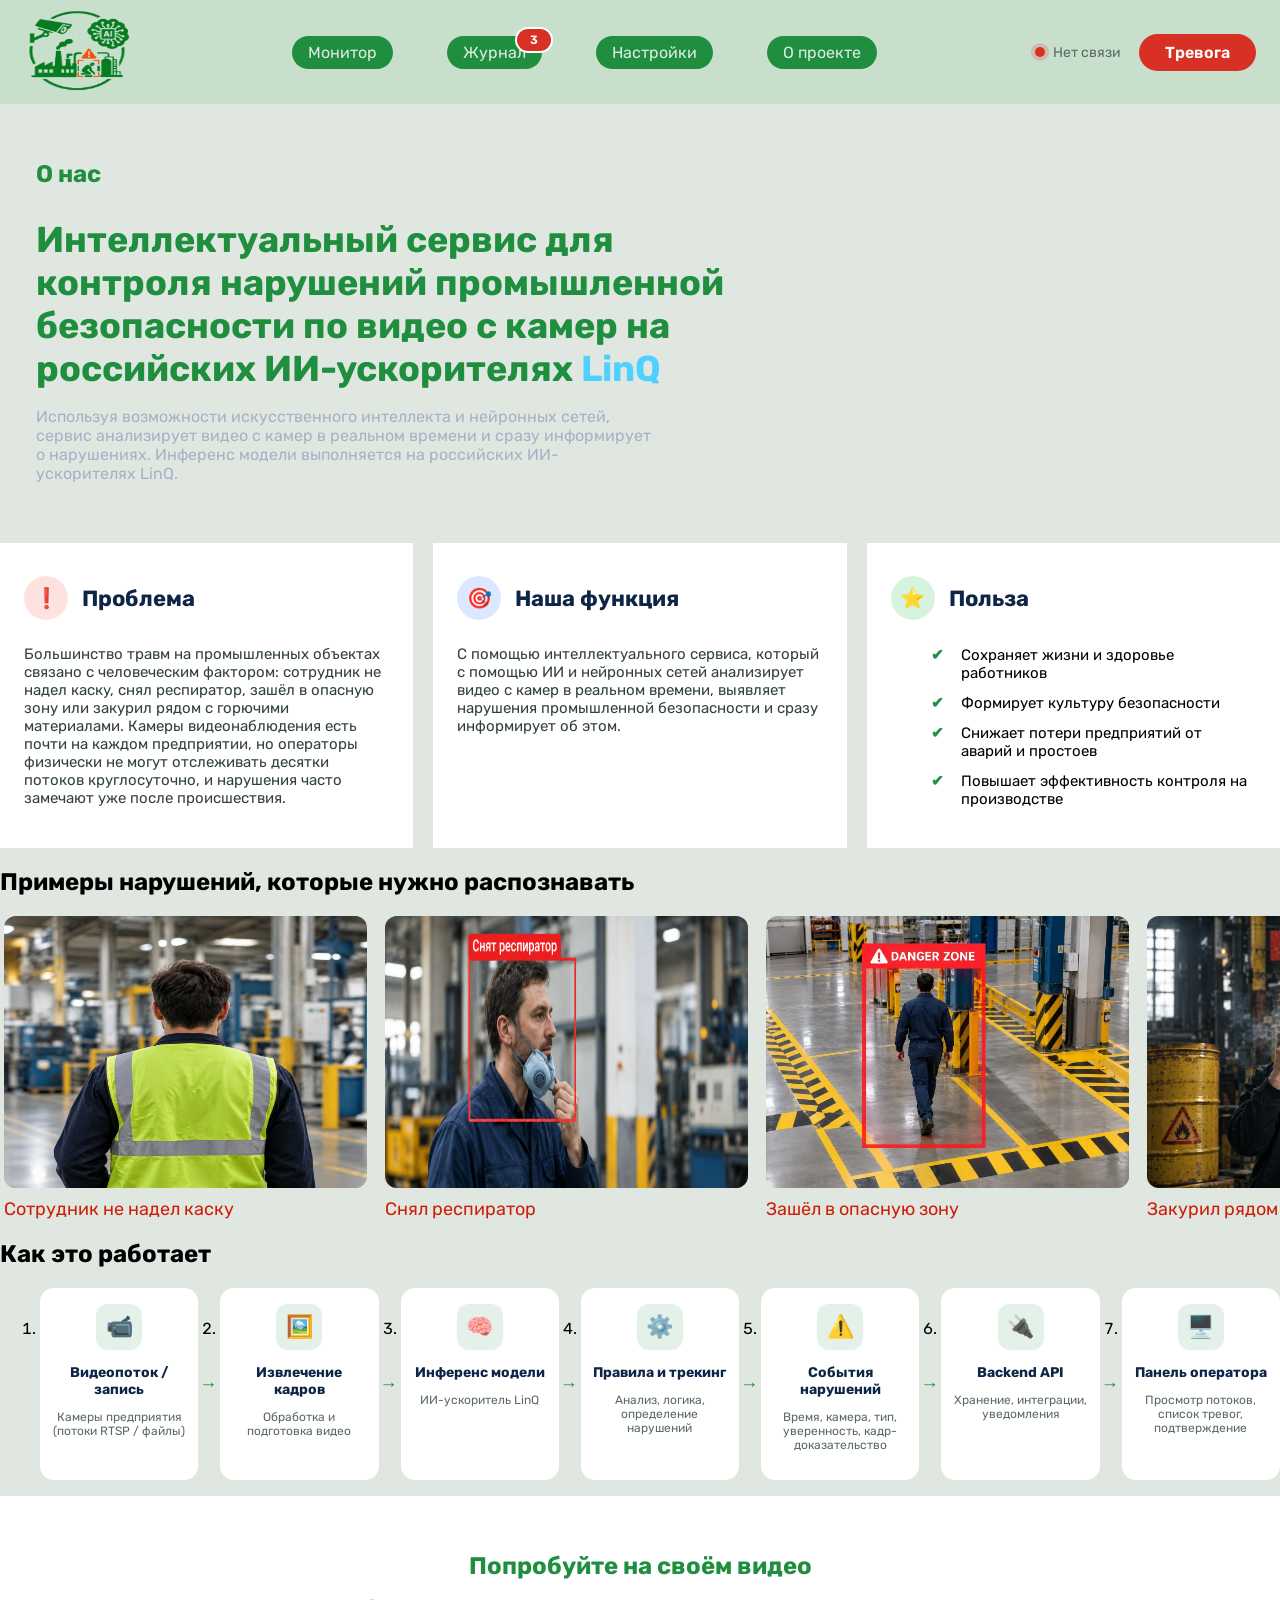
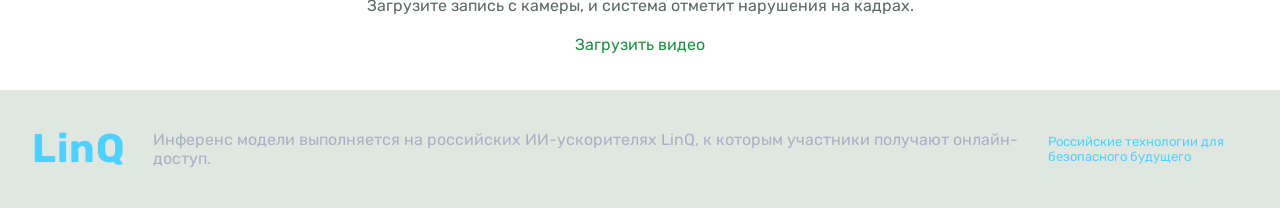
<file: html/index.html>
<!DOCTYPE html>
<html lang="ru">
    <head>
        <link rel="stylesheet" href="../css/common.css">
        <link rel="stylesheet" href="../css/stl_index.css">
        <meta charset="UTF-8">
        <title>SafeSight</title>
    </head>
    <body>
        <header class="header">
            <a href="../html/index.html" class="logo_link">
                <img src="../img/5370939230688845784.png" width="130" height="100" alt="На главную" class="logo">
            </a>

            <nav class="header_nav">
                <ul class="ul_nav">
                    <li><a href="../html/monitor.html" aria-current="page">Монитор</a></li>
                    <li><a href="../html/journal.html">Журнал</a></li>
                    <li><a href="../html/settings.html">Настройки</a></li>
                    <li><a href="../html/index.html">О проекте</a></li>
                </ul>
            </nav>

            <div class="header_right">
                <span class="status status_online" id="connection">
                    <span class="status_dot"></span>
                    <span class="status_text">Онлайн</span>
                </span>
                <button type="button" class="btn_alarm" id="alarm-btn">Тревога</button>
            </div>
        </header>
        <script src="../js/store.js"></script>
        <script src="../js/common.js"></script>
        <script src="../js/settings.js"></script>
    </body>
    <main class="container">
 
            <!-- HERO -->
            <section class="hero">
                <div class="hero_text">
                    <span class="about"><h2>О нас</h2></span>
                    <h1>
                        Интеллектуальный сервис для контроля нарушений
                        промышленной безопасности по видео с камер на российских
                        ИИ-ускорителях <span class="accent">LinQ</span>
                    </h1>
                    <p>
                        Используя возможности искусственного интеллекта и нейронных сетей,
                        сервис анализирует видео с камер в реальном времени и сразу
                        информирует о нарушениях. Инференс модели выполняется на российских
                        ИИ-ускорителях LinQ.
                    </p>
                </div>

            </section>
 
            <!-- ПРОБЛЕМА / ЦЕЛЬ / ПОЛЬЗА -->
            <section class="cards">
                <article class="card">
                    <div class="card_head">
                        <span class="icon icon_red">❗</span>
                        <h2>Проблема</h2>
                    </div>
                    <p>
                        Большинство травм на промышленных объектах связано с человеческим
                        фактором: сотрудник не надел каску, снял респиратор, зашёл в опасную
                        зону или закурил рядом с горючими материалами. Камеры видеонаблюдения
                        есть почти на каждом предприятии, но операторы физически не могут
                        отслеживать десятки потоков круглосуточно, и нарушения часто замечают
                        уже после происшествия.
                    </p>
                </article>
 
                <article class="card">
                    <div class="card_head">
                        <span class="icon icon_blue">🎯</span>
                        <h2>Наша функция</h2>
                    </div>
                    <p>
                        С помощью интеллектуального сервиса, который с помощью ИИ и нейронных
                        сетей анализирует видео с камер в реальном времени, выявляет нарушения
                        промышленной безопасности и сразу информирует об этом.
                    </p>
                </article>
 
                <article class="card">
                    <div class="card_head">
                        <span class="icon icon_green">⭐</span>
                        <h2>Польза</h2>
                    </div>
                    <ul class="check_list">
                        <li>Сохраняет жизни и здоровье работников</li>
                        <li>Формирует культуру безопасности</li>
                        <li>Снижает потери предприятий от аварий и простоев</li>
                        <li>Повышает эффективность контроля на производстве</li>
                    </ul>
                </article>
            </section>
 
            <!-- ПРИМЕРЫ НАРУШЕНИЙ -->
            <section class="panel">
                <h2 class="section_title">Примеры нарушений, которые нужно распознавать</h2>
                <div class="examples">
 
                    <figure class="example">

                       <div class="photo">
                            <img src="../img/example 1.png" alt="Сотрудник без каски на производстве" loading="lazy" width="363px" height="272px">
                            <div class="box" style="left: 30%; top: 15%; width: 30%; height: 70%;">
                            </div>
                       </div>
                        <figcaption>Сотрудник не надел каску</figcaption>
                    </figure>
 
                    <figure class="example">
                        <div class="photo">
                            <img src="../img/example 2.png" alt="Сотрудник снял распиратор" loading="lazy" width="363px" height="272px">
                            <div class="box" style="left: 30%; top: 15%; width: 30%; height: 70%;">
                            </div>
                       </div>
                        <figcaption>Снял респиратор</figcaption>
                    </figure>
 
                    <figure class="example">
                        <div class="photo">
                            <img src="../img/example 3.jpg" alt="Сотрудник зашел в опасную зону" loading="lazy" width="363px" height="272px">
                            <div class="box" style="left: 30%; top: 15%; width: 30%; height: 70%;">
                            </div>
                       </div>
                        <figcaption>Зашёл в опасную зону</figcaption>
                    </figure>
 
                    <figure class="example">
                        <div class="photo">
                            <img src="../img/example 4.jpg" alt="Сотрудник закурил рядом с горючими материалами" loading="lazy" width="363px" height="272px">
                            <div class="box" style="left: 30%; top: 15%; width: 30%; height: 70%;">
                            </div>
                       </div>
                        <figcaption>Закурил рядом с горючими материалами</figcaption>
                    </figure>
 
                </div>
            </section>
 
            <!-- КАК ЭТО РАБОТАЕТ -->
            <section class="panel" id="how">
                <h2 class="section_title">Как это работает</h2>
                <ol class="steps">
                    <li class="step">
                        <span class="step_icon">📹</span>
                        <h3>Видеопоток / запись</h3>
                        <p>Камеры предприятия (потоки RTSP / файлы)</p>
                    </li>
                    <li class="step">
                        <span class="step_icon">🖼️</span>
                        <h3>Извлечение кадров</h3>
                        <p>Обработка и подготовка видео</p>
                    </li>
                    <li class="step">
                        <span class="step_icon">🧠</span>
                        <h3>Инференс модели</h3>
                        <p>ИИ-ускоритель LinQ</p>
                    </li>
                    <li class="step">
                        <span class="step_icon">⚙️</span>
                        <h3>Правила и трекинг</h3>
                        <p>Анализ, логика, определение нарушений</p>
                    </li>
                    <li class="step">
                        <span class="step_icon">⚠️</span>
                        <h3>События нарушений</h3>
                        <p>Время, камера, тип, уверенность, кадр-доказательство</p>
                    </li>
                    <li class="step">
                        <span class="step_icon">🔌</span>
                        <h3>Backend API</h3>
                        <p>Хранение, интеграции, уведомления</p>
                    </li>
                    <li class="step">
                        <span class="step_icon">🖥️</span>
                        <h3>Панель оператора</h3>
                        <p>Просмотр потоков, список тревог, подтверждение</p>
                    </li>
                </ol>
            </section>
 
            <section class="cta">
                <h2>Попробуйте на своём видео</h2>
                <p>Загрузите запись с камеры, и система отметит нарушения на кадрах.</p>
                <a class="btn btn_primary" href="../html/monitor.html">Загрузить видео</a>
            </section>
 
            <!-- ПЛАШКА LinQ -->
            <section class="linq">
                <span class="linq_logo">LinQ</span>
                <p>
                    Инференс модели выполняется на российских ИИ-ускорителях LinQ,
                    к которым участники получают онлайн-доступ.
                </p>
                <span class="linq_note">Российские технологии для безопасного будущего</span>
            </section>
 
        </main>
 
 
</html>
</file>
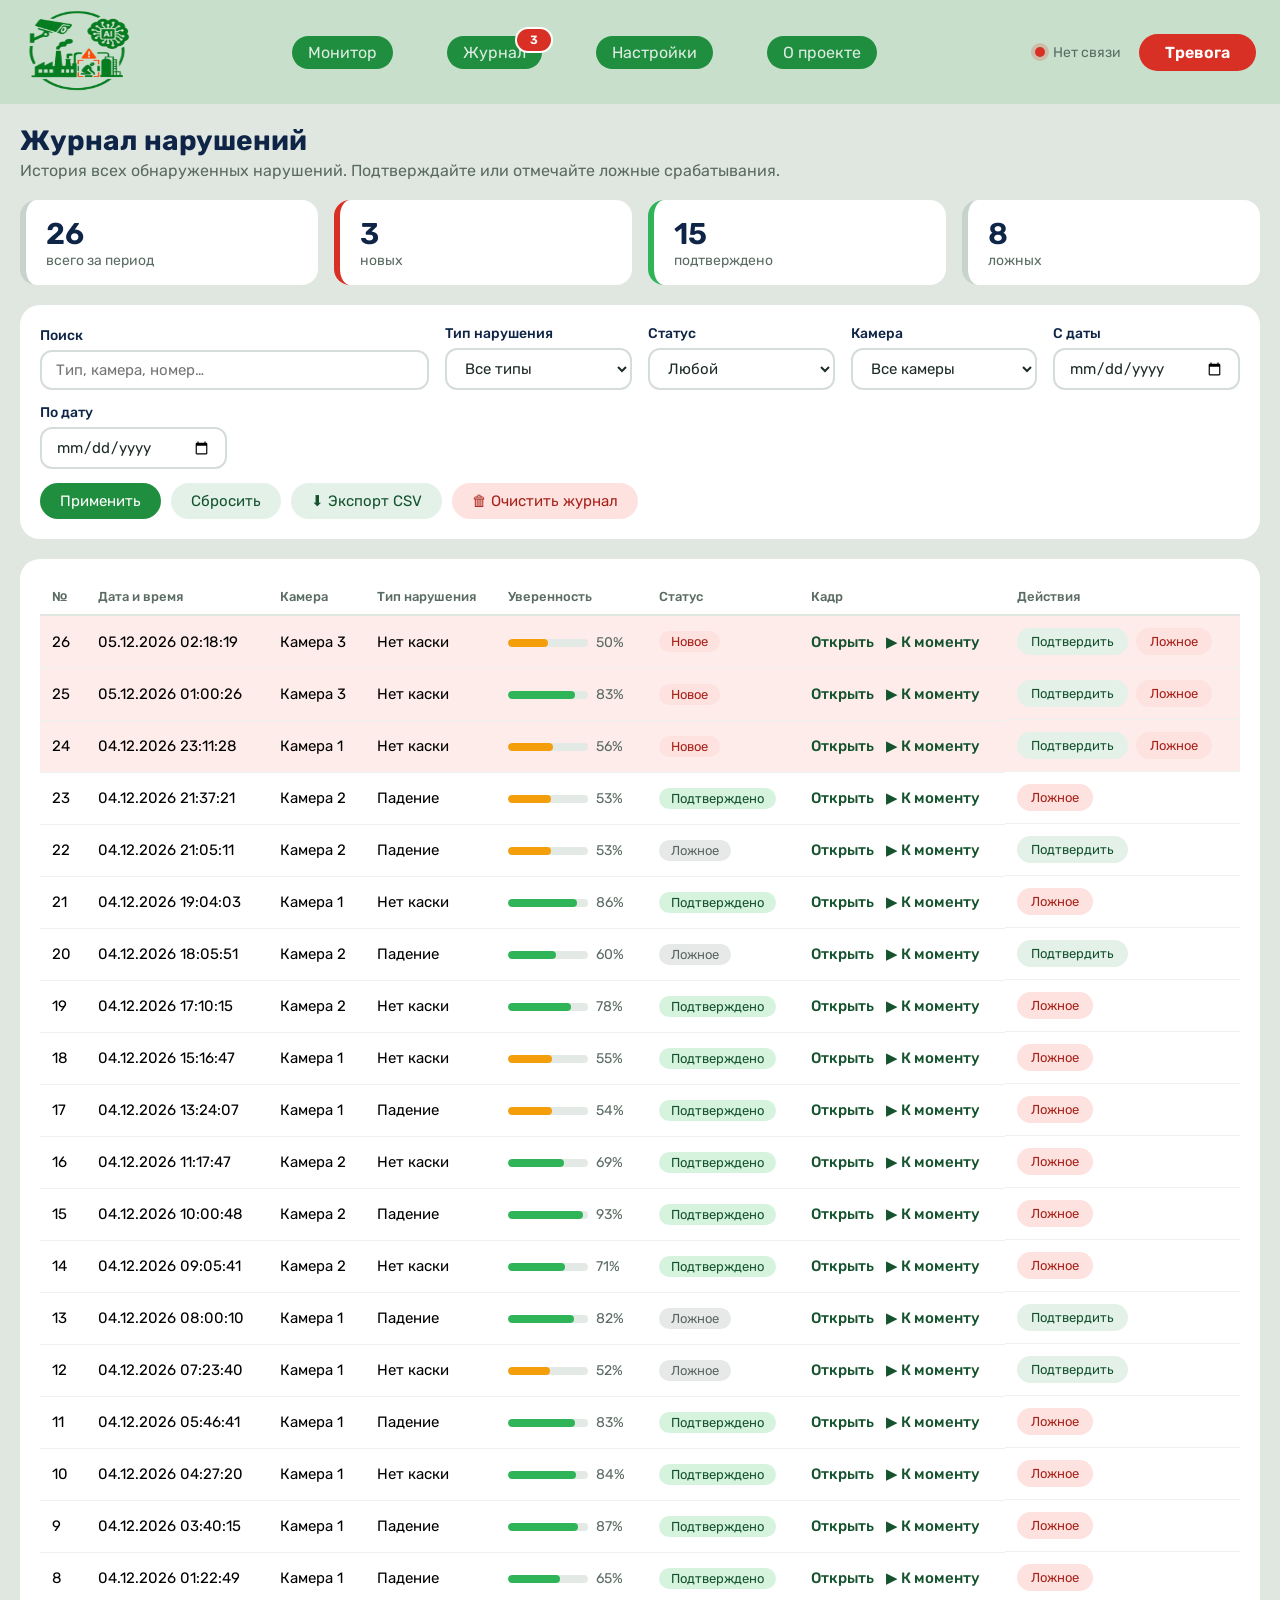
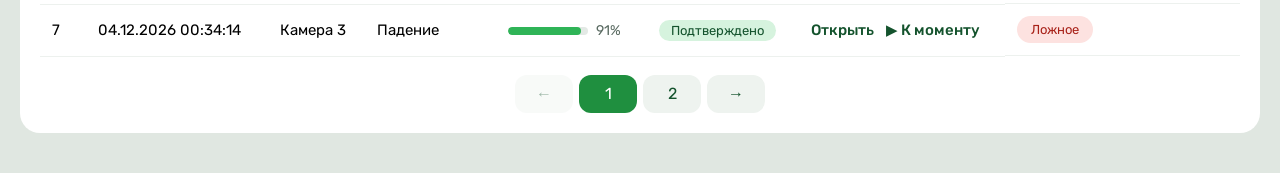
<file: html/journal.html>
<!DOCTYPE html>
<html lang="ru">
    <head>
        <meta charset="UTF-8">
        <meta name="viewport" content="width=device-width, initial-scale=1">
        <title>Журнал — Maboy</title>
        <link rel="stylesheet" href="../css/stl_index.css">
        <link rel="stylesheet" href="../css/common.css">
        <link rel="stylesheet" href="../css/stl_journal.css">
    </head>
    <body>

        <header class="header">
            <a href="../html/index.html" class="logo_link">
                <img src="../img/5370939230688845784.png" width="130" height="100" alt="На главную" class="logo">
            </a>

            <nav class="header_nav">
                <ul class="ul_nav">
                    <li><a href="../html/monitor.html">Монитор</a></li>
                    <li><a href="../html/journal.html" aria-current="page">Журнал</a></li>
                    <li><a href="../html/settings.html">Настройки</a></li>
                    <li><a href="../html/index.html">О проекте</a></li>
                </ul>
            </nav>

            <div class="header_right">
                <span class="status status_online" id="connection">
                    <span class="status_dot"></span>
                    <span class="status_text">Онлайн</span>
                </span>
                <button type="button" class="btn_alarm" id="alarm-btn">Тревога</button>
            </div>
        </header>

        <main class="page">

            <div class="page_head">
                <h1>Журнал нарушений</h1>
                <p>История всех обнаруженных нарушений. Подтверждайте или отмечайте ложные срабатывания.</p>
            </div>

            <!-- СЧЁТЧИКИ -->
            <section class="summary">
                <div class="sum_card">
                    <span class="sum_value" id="sum-total">0</span>
                    <span class="sum_label">всего за период</span>
                </div>
                <div class="sum_card sum_new">
                    <span class="sum_value" id="sum-new">0</span>
                    <span class="sum_label">новых</span>
                </div>
                <div class="sum_card sum_ok">
                    <span class="sum_value" id="sum-ok">0</span>
                    <span class="sum_label">подтверждено</span>
                </div>
                <div class="sum_card">
                    <span class="sum_value" id="sum-false">0</span>
                    <span class="sum_label">ложных</span>
                </div>
            </section>

            <!-- ФИЛЬТРЫ -->
            <form class="form_box filters" id="filters" action="#" method="get">
                <div class="field field_wide">
                    <label for="f-search">Поиск</label>
                    <input class="input" type="search" id="f-search" placeholder="Тип, камера, номер…">
                </div>

                <div class="field">
                    <label for="f-type">Тип нарушения</label>
                    <select class="input" id="f-type">
                        <option value="">Все типы</option>
                        <option value="no_helmet">Нет каски</option>
                        <option value="fall">Падение</option>
                        <option value="manual">Ручная тревога</option>
                    </select>
                </div>

                <div class="field">
                    <label for="f-status">Статус</label>
                    <select class="input" id="f-status">
                        <option value="">Любой</option>
                        <option value="new">Новое</option>
                        <option value="ok">Подтверждено</option>
                        <option value="false">Ложное</option>
                    </select>
                </div>

                <div class="field">
                    <label for="f-camera">Камера</label>
                    <select class="input" id="f-camera">
                        <option value="">Все камеры</option>
                        <!-- номера камер добавляет journal.js по настройкам -->
                        <option value="manual">Вручную</option>
                    </select>
                </div>

                <div class="field">
                    <label for="f-from">С даты</label>
                    <input class="input" type="date" id="f-from">
                </div>

                <div class="field">
                    <label for="f-to">По дату</label>
                    <input class="input" type="date" id="f-to">
                </div>

                <div class="filter_actions">
                    <button type="submit" class="btn_tool btn_tool_main">Применить</button>
                    <button type="reset" class="btn_tool">Сбросить</button>
                    <button type="button" class="btn_tool" id="btn-export">⬇ Экспорт CSV</button>
                    <button type="button" class="btn_tool btn_danger" id="btn-clear">🗑 Очистить журнал</button>
                </div>
            </form>

            <!-- ТАБЛИЦА -->
            <section class="form_box">
                <div class="table_wrap">
                    <table class="journal_table">
                        <thead>
                            <tr>
                                <th scope="col">№</th>
                                <th scope="col">Дата и время</th>
                                <th scope="col">Камера</th>
                                <th scope="col">Тип нарушения</th>
                                <th scope="col">Уверенность</th>
                                <th scope="col">Статус</th>
                                <th scope="col">Кадр</th>
                                <th scope="col">Действия</th>
                            </tr>
                        </thead>
                        <!-- строки добавляет journal.js -->
                        <tbody id="journal-body"></tbody>
                    </table>
                </div>

                <!-- ПАГИНАЦИЯ -->
                <nav class="pagination" id="pagination" aria-label="Страницы журнала"></nav>
            </section>

        </main>

        <!-- ОКНО С КАДРОМ-ДОКАЗАТЕЛЬСТВОМ: открывается по адресу #frame -->
        <div class="modal" id="frame" role="dialog" aria-label="Кадр-доказательство">
            <a href="#" class="modal_bg" aria-label="Закрыть"></a>
            <div class="modal_card">
                <div class="modal_head">
                    <h2>Кадр-доказательство</h2>
                    <a href="#" class="modal_close" aria-label="Закрыть">✕</a>
                </div>
                <!-- содержимое подставляет journal.js -->
                <div class="modal_photo" id="modal-photo"></div>
                <p class="modal_info" id="modal-info"></p>
            </div>
        </div>

        <script src="../js/store.js"></script>
        <script src="../js/common.js"></script>
        <script src="../js/journal.js"></script>
    </body>
</html>
</file>
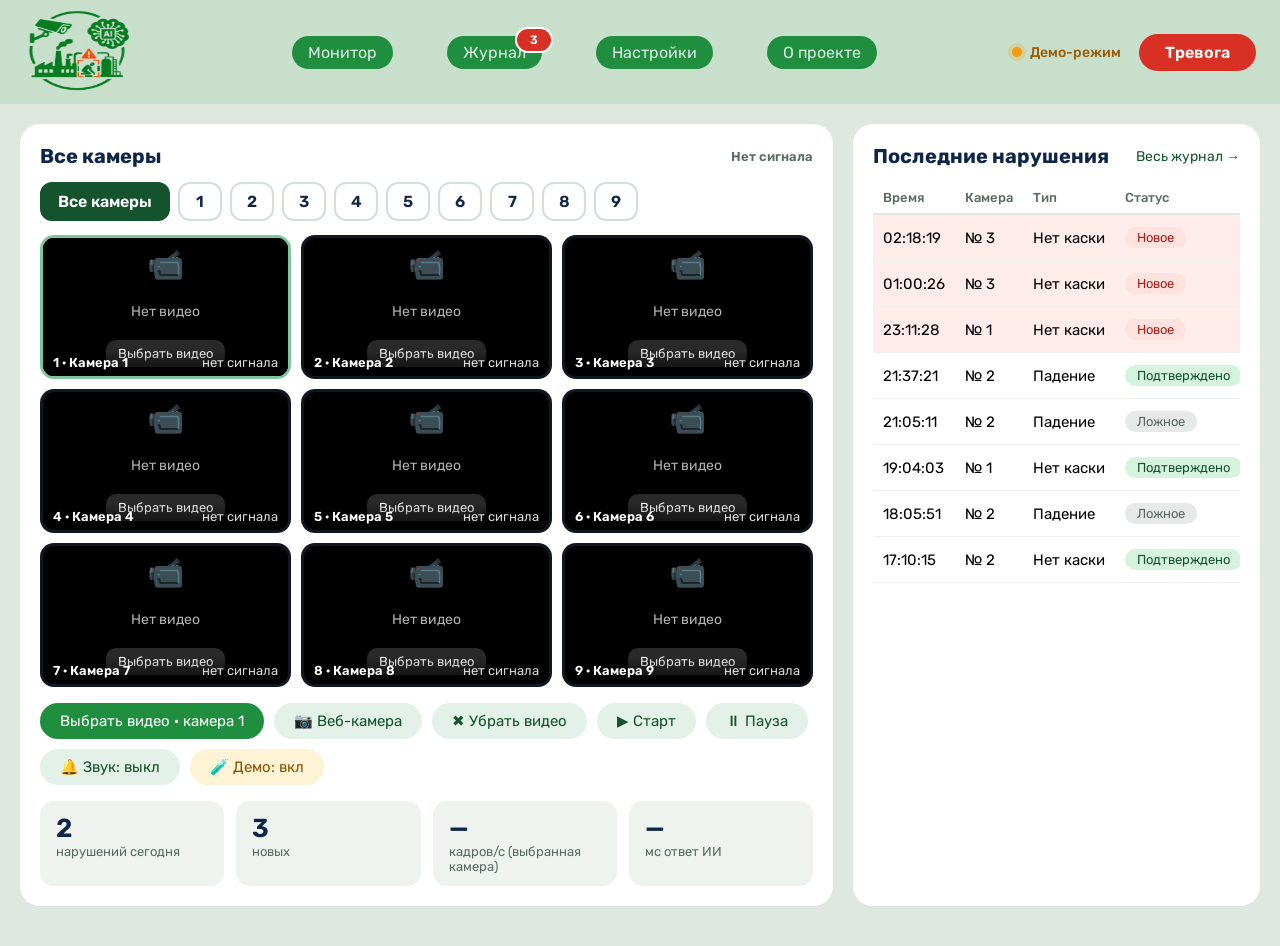
<file: html/monitor.html>
<!DOCTYPE html>
<html lang="ru">
    <head>
        <meta charset="UTF-8">
        <meta name="viewport" content="width=device-width, initial-scale=1">
        <title>Монитор</title>
        <link rel="stylesheet" href="../css/stl_index.css">
        <link rel="stylesheet" href="../css/common.css">
        <link rel="stylesheet" href="../css/stl_monitor.css">
    </head>
    <body>

        <header class="header">
            <a href="../html/index.html" class="logo_link">
                <img src="../img/5370939230688845784.png" width="130" height="100" alt="На главную" class="logo">
            </a>

            <nav class="header_nav">
                <ul class="ul_nav">
                    <li><a href="../html/monitor.html" aria-current="page">Монитор</a></li>
                    <li><a href="../html/journal.html">Журнал</a></li>
                    <li><a href="../html/settings.html">Настройки</a></li>
                    <li><a href="../html/index.html">О проекте</a></li>
                </ul>
            </nav>

            <div class="header_right">
                <span class="status status_online" id="connection">
                    <span class="status_dot"></span>
                    <span class="status_text">Онлайн</span>
                </span>
                <button type="button" class="btn_alarm" id="alarm-btn">Тревога</button>
            </div>
        </header>

        <main class="monitor">

            <!-- ЛЕВАЯ ЧАСТЬ: камеры -->
            <section class="video_panel">
                <div class="panel_head">
                    <h1 id="view-title">Все камеры</h1>
                    <span class="live_badge" id="live-badge">Нет сигнала</span>
                </div>

                <!-- Плашки «№ камеры»: кнопки добавляет monitor.js -->
                <div class="cam_bar" id="cam-bar" role="group" aria-label="Выбор камеры"></div>

                <!-- Сетка камер: плитки добавляет monitor.js. Клик по плитке — камера на весь экран -->
                <div class="cam_grid" id="cam-grid"></div>

                <div class="toolbar">
                    <label class="btn_tool btn_tool_main" id="source-btn">
                        <span id="source-label">Выбрать видео</span>
                        <input type="file" id="file-input" accept="video/*" hidden>
                    </label>
                    <button type="button" class="btn_tool" id="webcam-btn">📷 Веб-камера</button>
                    <button type="button" class="btn_tool" id="clear-btn" title="Убрать загруженное видео у выбранной камеры">✖ Убрать видео</button>
                    <button type="button" class="btn_tool" id="back-btn" hidden>⬅ Все камеры</button>
                    <button type="button" class="btn_tool" id="play-btn">▶ Старт</button>
                    <button type="button" class="btn_tool" id="pause-btn">⏸ Пауза</button>
                    <button type="button" class="btn_tool" id="sound-btn">🔔 Звук: выкл</button>
                    <button type="button" class="btn_tool" id="demo-btn">🧪 Демо: вкл</button>
                </div>

                <div class="stats">
                    <div class="stat">
                        <span class="stat_value" id="stat-today">0</span>
                        <span class="stat_label">нарушений сегодня</span>
                    </div>
                    <div class="stat">
                        <span class="stat_value" id="stat-new">0</span>
                        <span class="stat_label">новых</span>
                    </div>
                    <div class="stat">
                        <span class="stat_value" id="stat-fps">—</span>
                        <span class="stat_label">кадров/с (выбранная камера)</span>
                    </div>
                    <div class="stat">
                        <span class="stat_value" id="stat-latency">—</span>
                        <span class="stat_label">мс ответ ИИ</span>
                    </div>
                </div>
            </section>

            <!-- ПРАВАЯ ЧАСТЬ: таблица нарушений -->
            <aside class="log_panel">
                <div class="panel_head">
                    <h2>Последние нарушения</h2>
                    <a href="../html/journal.html" class="link_all">Весь журнал →</a>
                </div>

                <div class="table_wrap">
                    <table class="log_table">
                        <thead>
                            <tr>
                                <th scope="col">Время</th>
                                <th scope="col">Камера</th>
                                <th scope="col">Тип</th>
                                <th scope="col">Статус</th>
                            </tr>
                        </thead>
                        <!-- строки добавляет monitor.js -->
                        <tbody id="log-body"></tbody>
                    </table>
                </div>
            </aside>

        </main>

        <script src="../js/store.js"></script>
        <script src="../js/common.js"></script>
        <script src="../js/monitor.js"></script>
    </body>
</html>
</file>
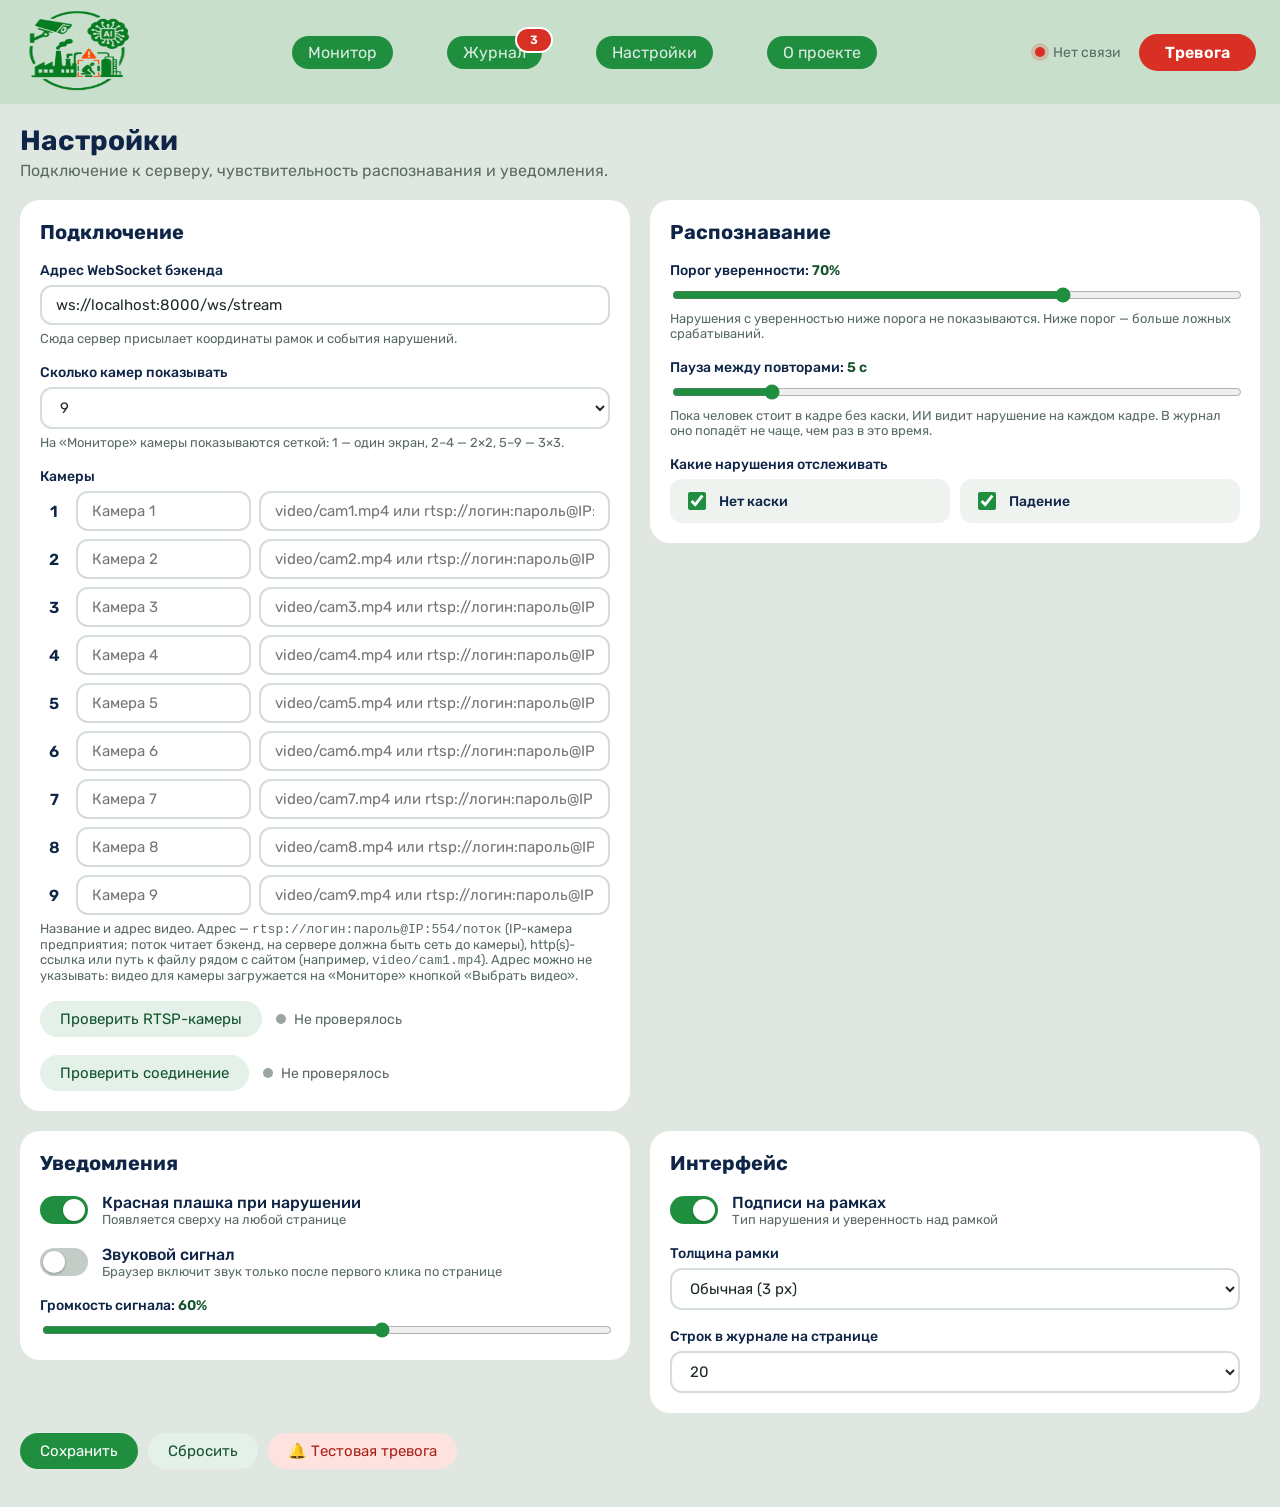
<file: html/settings.html>
<!DOCTYPE html>
<html lang="ru">
    <head>
        <meta charset="UTF-8">
        <meta name="viewport" content="width=device-width, initial-scale=1">
        <title>Настройки — Maboy</title>
        <link rel="stylesheet" href="../css/stl_index.css">
        <link rel="stylesheet" href="../css/common.css">
        <link rel="stylesheet" href="../css/stl_settings.css">
    </head>
    <body>

        <header class="header">
            <a href="../html/index.html" class="logo_link">
                <img src="../img/5370939230688845784.png" width="130" height="100" alt="На главную" class="logo">
            </a>

            <nav class="header_nav">
                <ul class="ul_nav">
                    <li><a href="../html/monitor.html">Монитор</a></li>
                    <li><a href="../html/journal.html">Журнал</a></li>
                    <li><a href="../html/settings.html" aria-current="page">Настройки</a></li>
                    <li><a href="../html/index.html">О проекте</a></li>
                </ul>
            </nav>

            <div class="header_right">
                <span class="status status_online" id="connection">
                    <span class="status_dot"></span>
                    <span class="status_text">Онлайн</span>
                </span>
                <button type="button" class="btn_alarm" id="alarm-btn">Тревога</button>
            </div>
        </header>

        <main class="page">

            <div class="page_head">
                <h1>Настройки</h1>
                <p>Подключение к серверу, чувствительность распознавания и уведомления.</p>
            </div>

            <form class="settings" id="settings-form" action="#" method="post" novalidate>

                <!-- ПОДКЛЮЧЕНИЕ -->
                <fieldset class="form_box group">
                    <legend><h2>Подключение</h2></legend>

                    <div class="field">
                        <label for="ws-url">Адрес WebSocket бэкенда</label>
                        <input class="input" type="text" id="ws-url" value="ws://localhost:8000/ws/stream" spellcheck="false">
                        <span class="hint">Сюда сервер присылает координаты рамок и события нарушений.</span>
                    </div>

                    <div class="field">
                        <label for="cam-count">Сколько камер показывать</label>
                        <select class="input" id="cam-count">
                            <option value="1">1</option><option value="2">2</option><option value="3">3</option>
                            <option value="4">4</option><option value="5">5</option><option value="6">6</option>
                            <option value="7">7</option><option value="8">8</option><option value="9" selected>9</option>
                        </select>
                        <span class="hint">На «Мониторе» камеры показываются сеткой: 1 — один экран, 2–4 — 2×2, 5–9 — 3×3.</span>
                    </div>

                    <div class="field">
                        <span class="field_label">Камеры</span>
                        <div class="cam_rows" id="cam-rows"></div>
                        <span class="hint">Название и адрес видео. Адрес — <code>rtsp://логин:пароль@IP:554/поток</code> (IP-камера предприятия; поток читает бэкенд, на сервере должна быть сеть до камеры), http(s)-ссылка или путь к файлу рядом с сайтом (например, <code>video/cam1.mp4</code>). Адрес можно не указывать: видео для камеры загружается на «Мониторе» кнопкой «Выбрать видео».</span>
                    </div>

                    <div class="row_actions">
                        <button type="button" class="btn_tool" id="test-rtsp">Проверить RTSP-камеры</button>
                        <span class="status" id="rtsp-status">
                            <span class="status_dot"></span>
                            <span class="status_text">Не проверялось</span>
                        </span>
                    </div>

                    <div class="row_actions">
                        <button type="button" class="btn_tool" id="test-conn">Проверить соединение</button>
                        <span class="status" id="test-status">
                            <span class="status_dot"></span>
                            <span class="status_text">Не проверялось</span>
                        </span>
                    </div>
                </fieldset>

                <!-- РАСПОЗНАВАНИЕ -->
                <fieldset class="form_box group">
                    <legend><h2>Распознавание</h2></legend>

                    <div class="field">
                        <label for="conf">Порог уверенности: <output class="range_out" id="conf-out">70%</output></label>
                        <input class="range" type="range" id="conf" min="5" max="99" value="70">
                        <span class="hint">Нарушения с уверенностью ниже порога не показываются. Ниже порог — больше ложных срабатываний.</span>
                    </div>

                    <div class="field">
                        <label for="cooldown">Пауза между повторами: <output class="range_out" id="cooldown-out">5 с</output></label>
                        <input class="range" type="range" id="cooldown" min="0" max="30" value="5">
                        <span class="hint">Пока человек стоит в кадре без каски, ИИ видит нарушение на каждом кадре. В журнал оно попадёт не чаще, чем раз в это время.</span>
                    </div>

                    <div class="field">
                        <span class="field_label">Какие нарушения отслеживать</span>
                        <div class="checks">
                            <label class="check"><input type="checkbox" data-type="no_helmet" checked> Нет каски</label>
                            <label class="check"><input type="checkbox" data-type="fall" checked> Падение</label>
                        </div>
                    </div>
                </fieldset>

                <!-- УВЕДОМЛЕНИЯ -->
                <fieldset class="form_box group">
                    <legend><h2>Уведомления</h2></legend>

                    <label class="toggle">
                        <input type="checkbox" id="t-banner" checked>
                        <span class="toggle_track"></span>
                        <span class="toggle_text">
                            <strong>Красная плашка при нарушении</strong>
                            <small>Появляется сверху на любой странице</small>
                        </span>
                    </label>

                    <label class="toggle">
                        <input type="checkbox" id="t-sound">
                        <span class="toggle_track"></span>
                        <span class="toggle_text">
                            <strong>Звуковой сигнал</strong>
                            <small>Браузер включит звук только после первого клика по странице</small>
                        </span>
                    </label>

                    <div class="field">
                        <label for="volume">Громкость сигнала: <output class="range_out" id="volume-out">60%</output></label>
                        <input class="range" type="range" id="volume" min="0" max="100" value="60">
                    </div>
                </fieldset>

                <!-- ИНТЕРФЕЙС -->
                <fieldset class="form_box group">
                    <legend><h2>Интерфейс</h2></legend>

                    <label class="toggle">
                        <input type="checkbox" id="t-labels" checked>
                        <span class="toggle_track"></span>
                        <span class="toggle_text">
                            <strong>Подписи на рамках</strong>
                            <small>Тип нарушения и уверенность над рамкой</small>
                        </span>
                    </label>

                    <div class="field">
                        <label for="border">Толщина рамки</label>
                        <select class="input" id="border">
                            <option value="2">Тонкая (2 px)</option>
                            <option value="3" selected>Обычная (3 px)</option>
                            <option value="5">Толстая (5 px)</option>
                        </select>
                    </div>

                    <div class="field">
                        <label for="per-page">Строк в журнале на странице</label>
                        <select class="input" id="per-page">
                            <option value="10">10</option>
                            <option value="20" selected>20</option>
                            <option value="50">50</option>
                        </select>
                    </div>
                </fieldset>

                <!-- КНОПКИ -->
                <div class="form_actions">
                    <button type="submit" class="btn_tool btn_tool_main">Сохранить</button>
                    <button type="reset" class="btn_tool">Сбросить</button>
                    <button type="button" class="btn_tool btn_danger" id="test-alarm">🔔 Тестовая тревога</button>
                </div>

            </form>

        </main>

        <script src="../js/store.js"></script>
        <script src="../js/common.js"></script>
        <script src="../js/settings.js"></script>
    </body>
</html>
</file>
<file: css/common.css>
:root{
    --green: #1F8F3F;
    --green-light: #2FB457;
    --green-dark: #14532D;
    --navy: #0f2547;
    --danger: #d93025;
    --danger-dark: #a82219;
    --surface: #ffffff;
    --muted: #5a6b62;
}

/* ---------- ШАПКА: закрепление и правая часть ---------- */

.header{
    position: sticky;
    top: 0;
    z-index: 100;
    gap: 10px;
}

.logo_link{ display: block; }

.header_right{
    margin-left: auto;          
    display: flex;
    align-items: center;
    gap: 18px;
    padding-right: 24px;
}

/* индикатор связи */
.status{
    display: inline-flex;
    align-items: center;
    gap: 8px;
    font-size: 14px;
    color: var(--muted);
}

.status_dot{
    width: 10px;
    height: 10px;
    border-radius: 50%;
    background-color: #9aa5a0;
}

.status_online .status_dot{
    background-color: var(--green-light);
    box-shadow: 0 0 0 4px rgba(47, 180, 87, 0.2);
}

.status_offline .status_dot{
    background-color: var(--danger);
    box-shadow: 0 0 0 4px rgba(217, 48, 37, 0.2);
}

/* кнопка «Тревога» */
.btn_alarm{
    font-family: inherit;
    font-size: 16px;
    font-weight: 600;
    color: #fff;
    background-color: var(--danger);
    border: none;
    border-radius: 19px;
    padding: 9px 26px;
    cursor: pointer;
    transition: background-color 0.2s, box-shadow 0.3s, transform 0.2s;
}

.btn_alarm:hover,
.btn_alarm:focus-visible{
    background-color: var(--danger-dark);
    box-shadow: 0 0 10px var(--danger), 0 0 25px rgba(217, 48, 37, 0.55);
    transform: translateY(-2px);
}


/* ---------- ПЛАШКА ТРЕВОГИ ---------- */

.alert_banner{
    position: sticky;
    top: 0;
    z-index: 90;
    display: flex;
    align-items: center;
    gap: 14px;
    background-color: var(--danger);
    color: #fff;
    padding: 12px 24px;
    font-size: 16px;
}

.alert_banner[hidden]{ display: none; }

.alert_close{
    margin-left: auto;
    background: none;
    border: none;
    color: #fff;
    font-size: 18px;
    cursor: pointer;
}


/* ---------- КНОПКИ ---------- */

.toolbar{
    display: flex;
    flex-wrap: wrap;
    gap: 10px;
    margin: 16px 0;
}

.btn_tool{
    font-family: inherit;
    font-size: 15px;
    color: var(--green-dark);
    background-color: #e3f1e8;
    border: none;
    border-radius: 19px;
    padding: 9px 20px;
    cursor: pointer;
    transition: background-color 0.2s, box-shadow 0.3s;
}

.btn_tool:hover,
.btn_tool:focus-visible{
    background-color: #cfe8d8;
    box-shadow: 0 0 10px rgba(47, 180, 87, 0.5);
}

.btn_tool_main{
    background-color: var(--green);
    color: #fff;
}

.btn_tool_main:hover,
.btn_tool_main:focus-visible{
    background-color: var(--green-light);
}


/* ---------- ОБЩИЕ БЛОКИ СТРАНИЦ ---------- */

.page{
    max-width: 1500px;
    margin: 0 auto;
    padding: 20px 20px 40px;
    display: flex;
    flex-direction: column;
    gap: 20px;
}

.page_head h1{
    font-size: 28px;
    color: var(--navy);
    margin: 0 0 4px;
}

.page_head p{
    color: var(--muted);
    margin: 0;
}

.form_box{
    background-color: var(--surface);
    border-radius: 20px;
    padding: 20px;
}

.form_box h2{
    font-size: 20px;
    color: var(--navy);
    margin: 0 0 14px;
}

.btn_danger{
    background-color: #fde2e0;
    color: var(--danger-dark);
}

.btn_danger:hover,
.btn_danger:focus-visible{
    background-color: #fbcfcb;
    box-shadow: 0 0 10px rgba(217, 48, 37, 0.4);
}

/* поля ввода */
.field{
    display: flex;
    flex-direction: column;
    gap: 6px;
}

.field label,
.field_label{
    font-size: 14px;
    font-weight: 500;
    color: var(--navy);
}

.input{
    font-family: inherit;
    font-size: 15px;
    color: #1d2b24;
    background-color: #fff;
    border: 2px solid #d5ddd8;
    border-radius: 12px;
    padding: 9px 14px;
    min-width: 0;
    transition: border-color 0.2s, box-shadow 0.2s;
}

.input:focus{
    outline: none;
    border-color: var(--green);
    box-shadow: 0 0 0 4px rgba(47, 180, 87, 0.2);
}

/* бейджи статусов */
.badge_status{
    display: inline-block;
    font-size: 13px;
    padding: 3px 12px;
    border-radius: 999px;
}

.badge_new{   background-color: #fde2e0; color: var(--danger-dark); }
.badge_ok{    background-color: #d6f3de; color: var(--green-dark); }
.badge_false{ background-color: #e6e9e7; color: #5d6762; }


/* ---------- СОСТОЯНИЯ СВЯЗИ ---------- */

.status_wait .status_dot{
    background-color: #f59e0b;
    box-shadow: 0 0 0 4px rgba(245, 158, 11, 0.2);
}

.status_demo .status_dot{
    background-color: #f59e0b;
    box-shadow: 0 0 0 4px rgba(245, 158, 11, 0.25);
}

.status_demo .status_text{ color: #9a5b00; font-weight: 500; }

/* ---------- СЧЁТЧИК НОВЫХ НА КНОПКЕ «ЖУРНАЛ» ---------- */

.ul_nav a{ position: relative; }

.nav_badge{
    position: absolute;
    top: -7px;
    right: -9px;
    display: grid;
    place-items: center;
    min-width: 22px;
    height: 22px;
    padding: 0 6px;
    border-radius: 999px;
    background-color: var(--danger);
    color: #fff;
    font-size: 12px;
    font-weight: 600;
    line-height: 1;
    box-shadow: 0 0 0 2px #fff;
}

.nav_badge[hidden]{ display: none; }

/* ---------- ВСПЛЫВАЮЩЕЕ СООБЩЕНИЕ ---------- */

.toast{
    position: fixed;
    left: 50%;
    bottom: 28px;
    z-index: 300;
    max-width: min(560px, calc(100vw - 32px));
    padding: 12px 22px;
    border-radius: 14px;
    background-color: var(--navy);
    color: #fff;
    font-size: 15px;
    text-align: center;
    box-shadow: 0 8px 30px rgba(0, 0, 0, 0.25);
    opacity: 0;
    transform: translate(-50%, 16px);
    pointer-events: none;
    transition: opacity 0.25s, transform 0.25s;
}

.toast_show{
    opacity: 1;
    transform: translate(-50%, 0);
}

/* пустая строка таблицы */
.empty_cell{
    text-align: center;
    color: var(--muted);
    padding: 28px 10px !important;
}

@media (max-width: 1000px){
    .header_right{ margin-left: 0; padding: 0 16px 10px; width: 100%; }
}
</file>
<file: css/stl_index.css>
@import url('https://fonts.googleapis.com/css2?family=Rubik:ital,wght@0,300..900;1,300..900&display=swap');

body{
    font-family: 'Rubik';
    background-color: #e0e7e1;
    margin: 0;
}

header{
    position: sticky;
    background-color: #c8dfcc;
    display: flex;
    align-items: center;
    flex-wrap: wrap;
    top:0;
    z-index: 100;
}

ul{

    list-style: none;
}

.ul_nav{
    display: flex;
    gap: 54px;
}
.logo{
    margin-left: 12px;
    margin-right: 100px;
}
.ul_nav a{
    display: block;
    background-color: #1F8F3F;
    border-radius: 19px;
    padding: 7px 16px;
    text-decoration: none;
    color: #ddebe3;
    transition: box-shadow 0.3s, background-color 0.3s, transform 0.3s;
}
.ul_nav a:hover,
.ul_nav a:focus-visible{
    background-color: #40bc65;
    box-shadow: 0 0 10px #37c562, 0 0 25px rgba(47, 180, 87, 0.6);
    transform: translateY(-4px);
}


.hero{
    display: grid;
    grid-template-columns: 1.4fr 1fr;
    gap: 24px;
    align-items: center;
    background: linear-gradient(135deg, var(--navy), var(--navy-2));
    color: #fff;
    border-radius: var(--radius);
    padding: 36px;
}
 
.badge{
    display: inline-block;
    background-color: #8fe3ff;
    color: var(--navy);
    font-weight: 500;
    font-size: 14px;
    padding: 4px 14px;
    border-radius: 10px;
    margin-bottom: 16px;
}
 
.hero h1{
    font-size: clamp(24px, 3.2vw, 36px);
    line-height: 1.2;
    margin-bottom: 16px;
    color:#1F8F3F
}
.hero h2{
    color: #1F8F3F
}
 
.accent{ color: #4fd1ff; }
 
.hero p{
    color: #a7b1c4;
    max-width: 620px;
    margin-bottom: 24px;
}
 
.hero_actions{
    display: flex;
    flex-wrap: wrap;
    gap: 14px;
}
 
/* заглушка фото в hero */
.hero_visual{
    position: relative;
    min-height: 280px;
    border-radius: 16px;
    background: linear-gradient(160deg, #3a4a63, #1d2838);
    overflow: hidden;
}
 
.photo_label{
    position: absolute;
    left: 12px;
    bottom: 10px;
    font-size: 13px;
    color: rgba(255, 255, 255, 0.65);
}
 
.det{
    position: absolute;
    border: 3px solid;
    border-radius: 4px;
}
 
.det_tag{
    position: absolute;
    left: -3px;
    top: -26px;
    padding: 2px 8px;
    font-size: 12px;
    color: #fff;
    white-space: nowrap;
    border-radius: 4px 4px 0 0;
}
 
.det_ok{
    left: 14%;
    top: 24%;
    width: 36%;
    height: 56%;
    border-color: #2fb457;
}
.det_ok .det_tag{ background-color: #2fb457; }
 
.det_bad{
    left: 56%;
    top: 34%;
    width: 30%;
    height: 50%;
    border-color: var(--danger);
}
.det_bad .det_tag{ background-color: var(--danger); }
 
/* ---------- КАРТОЧКИ ---------- */
 
.cards{
    display: grid;
    grid-template-columns: repeat(3, 1fr);
    gap: 20px;
}
 
.card{
    background-color: var(--surface);
    border-radius: var(--radius);
    padding: 24px;
}
 
.card_head{
    display: flex;
    align-items: center;
    gap: 14px;
    margin-bottom: 14px;
}
 
.card h2{
    font-size: 22px;
    color: var(--navy);
}
 
.card p{
    color: #33433b;
    font-size: 15px;
}
 
.icon{
    display: grid;
    place-items: center;
    width: 44px;
    height: 44px;
    border-radius: 50%;
    font-size: 20px;
    flex-shrink: 0;
}
.icon_red{ background-color: #fde2e0; }
.icon_blue{ background-color: #dbe8ff; }
.icon_green{ background-color: #d6f3de; }
 
.check_list li{
    position: relative;
    padding-left: 30px;
    margin-bottom: 12px;
    font-size: 15px;
}
 
.check_list li::before{
    content: "✔";
    position: absolute;
    left: 0;
    color: var(--green);
    font-weight: 700;
}
 
/* ---------- ПРИМЕРЫ НАРУШЕНИЙ ---------- */
 
.examples{
    margin-left: 4px;
    display: grid;
    grid-template-columns: repeat(4, 1fr);
    gap: 18px;
}
 
.example{ margin: 0; }
 
.photo{
    position: relative;
    aspect-ratio: 4 / 3;
    background: linear-gradient(160deg, #b9c3bd, #8e9b94);
    border-radius: 12px;
    overflow: hidden;
    margin-bottom: 10px;
}
 
.photo .photo_label{
    color: rgba(0, 0, 0, 0.45);
}
 

 
.example figcaption{
    font-size: 18px;
    color: #cd1e07;
}
 
/* ---------- КАК ЭТО РАБОТАЕТ ---------- */
 
.steps{
    display: grid;
    grid-template-columns: repeat(7, 1fr);
    gap: 22px;
}
 
.step{
    position: relative;
    background-color: var(--surface);
    border-radius: 14px;
    padding: 16px 10px;
    text-align: center;
}
 
.step_icon{
    display: grid;
    place-items: center;
    width: 46px;
    height: 46px;
    margin: 0 auto 10px;
    border-radius: 12px;
    background-color: #e3f1e8;
    font-size: 22px;
}
 
.step h3{
    font-size: 14px;
    color: var(--navy);
    margin-bottom: 6px;
}
 
.step p{
    font-size: 12px;
    color: var(--muted);
}
 

.step:not(:last-child)::after{
    content: "→";
    position: absolute;
    right: -19px;
    top: 50%;
    transform: translateY(-50%);
    color: var(--green);
    font-size: 18px;
}
 

 
.cta{
    text-align: center;
    background-color: var(--surface);
    border-radius: var(--radius);
    padding: 36px 20px;
}
 
.cta h2{
    font-size: 24px;
    color: #1F8F3F;
    margin-bottom: 8px;
    text-decoration: none;
}
 
.cta p{
    color: var(--muted);
    margin-bottom: 20px;
}
.cta a{
    color: #1F8F3F;
    text-decoration: none;
}
/* ---------- ПЛАШКА LinQ ---------- */
 
.linq{
    display: flex;
    align-items: center;
    flex-wrap: wrap;
    gap: 20px 28px;
    background: linear-gradient(135deg, var(--navy), var(--navy-2));
    color: #fff;
    border-radius: var(--radius);
    padding: 24px 32px;
}
 
.linq_logo{
    font-size: 40px;
    font-weight: 700;
    letter-spacing: 1px;
    color : #4fd1ff
}
 
.linq p{
    flex: 1 1 260px;
    color:  #a7b1c4;;
}
 
.linq_note{
    max-width: 200px;
    font-size: 13px;
    color: #4fd1ff;
}
</file>
<file: css/stl_journal.css>
/* Стили только страницы «Журнал». Подключается после style.css и common.css */

/* ---------- СЧЁТЧИКИ ---------- */

.summary{
    display: grid;
    grid-template-columns: repeat(4, 1fr);
    gap: 16px;
}

.sum_card{
    display: flex;
    flex-direction: column;
    background-color: var(--surface);
    border-radius: 16px;
    padding: 16px 20px;
    border-left: 6px solid #c9d3cd;
}

.sum_new{ border-left-color: var(--danger); }
.sum_ok{  border-left-color: var(--green-light); }

.sum_value{
    font-size: 30px;
    font-weight: 600;
    color: var(--navy);
    line-height: 1.2;
}

.sum_label{
    font-size: 14px;
    color: var(--muted);
}

/* ---------- ФИЛЬТРЫ ---------- */

.filters{
    display: grid;
    grid-template-columns: repeat(auto-fit, minmax(170px, 1fr));
    gap: 14px 16px;
    align-items: end;
}

.field_wide{
    grid-column: span 2;
}

.filter_actions{
    grid-column: 1 / -1;
    display: flex;
    flex-wrap: wrap;
    gap: 10px;
}

/* ---------- ТАБЛИЦА ЖУРНАЛА ---------- */

.table_wrap{ overflow-x: auto; }

.journal_table{
    width: 100%;
    border-collapse: collapse;
    font-size: 15px;
}

.journal_table th{
    text-align: left;
    font-weight: 500;
    font-size: 13px;
    color: var(--muted);
    padding: 10px 12px;
    border-bottom: 2px solid #e0e7e1;
    white-space: nowrap;
}

.journal_table td{
    padding: 12px;
    border-bottom: 1px solid #edf1ee;
    white-space: nowrap;
    vertical-align: middle;
}

.journal_table tbody tr:hover{ background-color: #f5f8f6; }

.row_new{ background-color: #fdecea; }
.row_new:hover{ background-color: #fbdedb !important; }

/* полоска уверенности */
.conf{
    display: inline-block;
    vertical-align: middle;
    width: 80px;
    height: 8px;
    background-color: #e3e9e5;
    border-radius: 999px;
    overflow: hidden;
    margin-right: 8px;
}

.conf_bar{
    display: block;
    height: 100%;
    background-color: var(--green-light);
    border-radius: 999px;
}

.conf_low{ background-color: #f59e0b; }

.conf_num{
    font-size: 14px;
    color: var(--muted);
}

.frame_link{
    color: var(--green-dark);
    text-decoration: none;
    font-weight: 500;
}

.frame_link:hover{ text-decoration: underline; }

.actions{ display: flex; gap: 8px; }

.btn_small{
    font-size: 13px;
    padding: 6px 14px;
}

/* ---------- ПАГИНАЦИЯ ---------- */

.pagination{
    display: flex;
    justify-content: center;
    align-items: center;
    flex-wrap: wrap;
    gap: 6px;
    margin-top: 18px;
}

.page_link{
    display: grid;
    place-items: center;
    min-width: 38px;
    height: 38px;
    padding: 0 10px;
    border-radius: 12px;
    background-color: #eef3ef;
    color: var(--green-dark);
    text-decoration: none;
    transition: background-color 0.2s;
}

.page_link:hover{ background-color: #d9e8de; }

.page_current{
    background-color: var(--green);
    color: #fff;
}

.page_current:hover{ background-color: var(--green); }

.page_dots{ color: var(--muted); padding: 0 4px; }

/* ---------- МОДАЛЬНОЕ ОКНО (на :target, без JS) ---------- */

.modal{
    position: fixed;
    inset: 0;
    z-index: 200;
    display: none;
    align-items: center;
    justify-content: center;
    padding: 16px;
}

.modal:target{ display: flex; }

.modal_bg{
    position: absolute;
    inset: 0;
    background-color: rgba(10, 20, 35, 0.65);
}

.modal_card{
    position: relative;
    width: min(760px, 100%);
    background-color: var(--surface);
    border-radius: 20px;
    padding: 20px;
}

.modal_head{
    display: flex;
    align-items: center;
    justify-content: space-between;
    margin-bottom: 14px;
}

.modal_head h2{
    margin: 0;
    font-size: 20px;
    color: var(--navy);
}

.modal_close{
    color: var(--muted);
    text-decoration: none;
    font-size: 20px;
    padding: 4px 8px;
}

.modal_close:hover{ color: var(--danger); }

.modal_photo{
    position: relative;
    aspect-ratio: 16 / 9;
    background: linear-gradient(160deg, #26334a, #0f1722);
    border-radius: 14px;
    display: grid;
    place-items: center;
    color: rgba(255, 255, 255, 0.65);
    overflow: hidden;
}

.modal_photo img{
    position: absolute;
    inset: 0;
    width: 100%;
    height: 100%;
    object-fit: contain;
}

.modal_info{
    margin: 12px 0 0;
    color: var(--muted);
    font-size: 14px;
}

/* рамка-пример внутри модалки (как на странице «Монитор») */
.demo_box{
    position: absolute;
    left: 62%;
    top: 22%;
    width: 15%;
    height: 56%;
    border: 3px solid var(--danger);
}

.demo_tag{
    position: absolute;
    left: -3px;
    top: -26px;
    background-color: var(--danger);
    color: #fff;
    font-size: 13px;
    padding: 3px 9px;
    white-space: nowrap;
    border-radius: 4px 4px 0 0;
}

/* ---------- АДАПТИВ ---------- */

@media (max-width: 1000px){
    .summary{ grid-template-columns: repeat(2, 1fr); }
}

@media (max-width: 560px){
    .field_wide{ grid-column: auto; }
    .form_box{ padding: 14px; }
}

/* ---------- СОСТОЯНИЯ, КОТОРЫМИ УПРАВЛЯЕТ JS ---------- */

.page_link[aria-disabled="true"]{
    opacity: 0.4;
    pointer-events: none;
}

.btn_tool.btn_danger{ background-color: #fde2e0; color: var(--danger-dark); }


/* ---------- ССЫЛКА «К МОМЕНТУ» ---------- */

.frame_cell{ white-space: nowrap; }

.moment_link{
    display: inline-block;
    margin-left: 12px;
    color: var(--green-dark);
    font-weight: 500;
    text-decoration: none;
}

.moment_link:hover{ text-decoration: underline; }
</file>
<file: css/stl_monitor.css>
/* Стили только страницы «Монитор». Подключается после style.css и common.css */

/* ---------- РАСКЛАДКА СТРАНИЦЫ ---------- */

.monitor{
    display: grid;
    grid-template-columns: minmax(0, 2fr) minmax(320px, 1fr);
    gap: 20px;
    max-width: 1500px;
    margin: 0 auto;
    padding: 20px 20px 40px;
}

.video_panel,
.log_panel{
    background-color: var(--surface);
    border-radius: 20px;
    padding: 20px;
}

.panel_head{
    display: flex;
    align-items: center;
    justify-content: space-between;
    gap: 12px;
    margin-bottom: 14px;
}

.panel_head h1,
.panel_head h2{
    font-size: 20px;
    color: var(--navy);
    margin: 0;
}

.live_badge{
    font-size: 13px;
    font-weight: 600;
    color: var(--danger);
}

.link_all{
    font-size: 14px;
    color: var(--green-dark);
    text-decoration: none;
    white-space: nowrap;
}

.link_all:hover{ text-decoration: underline; }


/* ---------- ВИДЕО + CANVAS ---------- */

.video_box{
    position: relative;
    aspect-ratio: 16 / 9;
    background: linear-gradient(160deg, #26334a, #0f1722);
    border-radius: 14px;
    overflow: hidden;
}

.video,
.overlay{
    position: absolute;
    inset: 0;
    width: 100%;
    height: 100%;
}

.video{ object-fit: contain; background: #000; }

/* canvas поверх видео; клики проходят сквозь него к кнопкам плеера */
.overlay{ pointer-events: none; }

.video_placeholder{
    position: absolute;
    inset: 0;
    display: flex;
    flex-direction: column;
    align-items: center;
    justify-content: center;
    gap: 8px;
    color: rgba(255, 255, 255, 0.7);
    pointer-events: none;
}

.placeholder_icon{ font-size: 48px; }

/* временная рамка-пример */
.demo_box{
    position: absolute;
    left: 70%;
    top: 22%;
    width: 15%;
    height: 56%;
    border: 3px solid var(--danger);
    pointer-events: none;
}

.demo_tag{
    position: absolute;
    left: -3px;
    top: -26px;
    background-color: var(--danger);
    color: #fff;
    font-size: 13px;
    padding: 3px 9px;
    white-space: nowrap;
    border-radius: 4px 4px 0 0;
}


/* ---------- СЧЁТЧИКИ ---------- */

.stats{
    display: grid;
    grid-template-columns: repeat(4, 1fr);
    gap: 12px;
}

.stat{
    display: flex;
    flex-direction: column;
    background-color: #eef3ef;
    border-radius: 14px;
    padding: 12px 16px;
}

.stat_value{
    font-size: 26px;
    font-weight: 600;
    color: var(--navy);
    line-height: 1.2;
}

.stat_label{
    font-size: 13px;
    color: var(--muted);
}


/* ---------- ТАБЛИЦА НАРУШЕНИЙ ---------- */

.table_wrap{
    overflow-x: auto;
}

.log_table{
    width: 100%;
    border-collapse: collapse;
    font-size: 15px;
}

.log_table th{
    text-align: left;
    font-weight: 500;
    font-size: 13px;
    color: var(--muted);
    padding: 8px 10px;
    border-bottom: 2px solid #e0e7e1;
}

.log_table td{
    padding: 12px 10px;
    border-bottom: 1px solid #edf1ee;
    white-space: nowrap;
}

.log_table tbody tr:hover{
    background-color: #f5f8f6;
}

/* новая строка подсвечена красным */
.row_new{
    background-color: #fdecea;
}

.row_new:hover{
    background-color: #fbdedb !important;
}

/* ---------- АДАПТИВ ---------- */

@media (max-width: 1000px){
    .monitor{ grid-template-columns: 1fr; }
}

@media (max-width: 560px){
    .stats{ grid-template-columns: repeat(2, 1fr); }
    .video_panel,
    .log_panel{ padding: 14px; }
}

/* ---------- СОСТОЯНИЯ, КОТОРЫМИ УПРАВЛЯЕТ JS ---------- */

.video_placeholder[hidden]{ display: none; }

.live_badge.is_off{ color: var(--muted); }

.btn_tool.is_on{
    background-color: #fff3d6;
    color: #8a5300;
}


/* ---------- ПЛАШКИ «№ КАМЕРЫ» ---------- */

.cam_bar{
    display: flex;
    flex-wrap: wrap;
    gap: 8px;
    margin-bottom: 14px;
}

.cam_chip{
    position: relative;
    min-width: 44px;
    padding: 8px 14px;
    border: 2px solid #d5ded7;
    border-radius: 12px;
    background-color: #fff;
    color: var(--navy);
    font: inherit;
    font-weight: 600;
    cursor: pointer;
    transition: background-color .15s, border-color .15s;
}

.cam_chip:hover{ border-color: var(--green-dark); }

.cam_chip[aria-pressed="true"]{
    background-color: var(--green-dark);
    border-color: var(--green-dark);
    color: #fff;
}

/* красная точка: на этой камере недавно было нарушение */
.cam_chip.has_alert::after{
    content: "";
    position: absolute;
    top: -5px;
    right: -5px;
    width: 12px;
    height: 12px;
    border-radius: 50%;
    background-color: var(--danger);
    border: 2px solid #fff;
    animation: cam_pulse 1s infinite;
}

.cam_chip_all{ padding-left: 16px; padding-right: 16px; }


/* ---------- СЕТКА КАМЕР ---------- */

.cam_grid{
    --cols: 3;
    display: grid;
    grid-template-columns: repeat(var(--cols), minmax(0, 1fr));
    gap: 10px;
    margin-bottom: 14px;
    position: relative;
}

.cam_tile{
    position: relative;
    border-radius: 14px;
    overflow: hidden;
    background-color: #0f1722;
    border: 3px solid transparent;
    cursor: pointer;
    outline: none;
}

.cam_tile:focus-visible{ border-color: var(--green-dark); }
.cam_tile.is_active{ border-color: #7fc79a; }

/* на камере только что было нарушение */
.cam_tile.is_alert{
    border-color: var(--danger);
    animation: cam_pulse 1s infinite;
}

.cam_stage{
    position: relative;
    aspect-ratio: 16 / 9;
    background: linear-gradient(160deg, #26334a, #0f1722);
}

.cam_stage .video_placeholder{ gap: 6px; font-size: 14px; text-align: center; padding: 8px; }
.cam_stage .placeholder_icon{ font-size: 30px; }

/* кнопка выбора видео прямо в пустой плитке (сама плитка при этом не «кликается») */
.tile_pick{
    pointer-events: auto;
    padding: 6px 12px;
    border-radius: 10px;
    background: rgba(255, 255, 255, 0.16);
    color: #fff;
    font-size: 13px;
    cursor: pointer;
}

.tile_pick:hover{ background: rgba(255, 255, 255, 0.28); }

.cam_label{
    position: absolute;
    left: 0;
    right: 0;
    bottom: 0;
    display: flex;
    justify-content: space-between;
    gap: 8px;
    padding: 6px 10px;
    background: linear-gradient(transparent, rgba(0, 0, 0, 0.7));
    color: #fff;
    font-size: 13px;
    pointer-events: none;
}

.cam_name{ font-weight: 600; white-space: nowrap; overflow: hidden; text-overflow: ellipsis; }
.cam_state{ opacity: 0.85; white-space: nowrap; }
.cam_state.is_live{ color: #ff8a80; opacity: 1; }

/* режим «одна камера на весь экран»: остальные плитки убраны за край, но продолжают проигрываться и анализироваться */
.cam_grid.is_focus{ grid-template-columns: minmax(0, 1fr); }
.cam_grid.is_focus .cam_tile{ cursor: default; }
.cam_tile.is_off{
    position: absolute;
    left: -9999px;
    top: 0;
    width: 320px;
    pointer-events: none;
}

@keyframes cam_pulse{
    0%, 100%{ opacity: 1; }
    50%{ opacity: 0.55; }
}

/* строка таблицы, по которой можно перейти к камере */
.log_table tbody tr.row_jump{ cursor: pointer; }

@media (max-width: 560px){
    .cam_grid{ --cols: 2 !important; }
    .cam_grid.is_focus{ --cols: 1 !important; }
}
</file>
<file: css/stl_settings.css>
/* Стили только страницы «Настройки». Подключается после style.css и common.css */

.settings{
    display: grid;
    grid-template-columns: repeat(2, minmax(0, 1fr));
    gap: 20px;
    align-items: start;
}

/* fieldset по умолчанию имеет рамку и странные отступы — сбрасываем */
.group{
    border: none;
    margin: 0;
    min-width: 0;
    display: flex;
    flex-direction: column;
    gap: 18px;
}

.group legend{
    float: left;          /* чтобы заголовок вёл себя как обычный блок внутри карточки */
    width: 100%;
    padding: 0;
}

.group legend h2{ margin: 0; }

.group legend + *{ clear: both; }

.hint{
    font-size: 13px;
    color: var(--muted);
}

.row_actions{
    display: flex;
    align-items: center;
    flex-wrap: wrap;
    gap: 14px;
}

/* ---------- ПОЛЗУНОК ---------- */

.range{
    width: 100%;
    accent-color: var(--green);
    cursor: pointer;
}

.range_out{
    font-weight: 600;
    color: var(--green-dark);
}

/* ---------- ЧЕКБОКСЫ ---------- */

.checks{
    display: grid;
    grid-template-columns: repeat(2, 1fr);
    gap: 10px;
}

.check{
    display: flex;
    align-items: center;
    gap: 10px;
    background-color: #eef3ef;
    border-radius: 12px;
    padding: 10px 14px;
    font-size: 15px;
    cursor: pointer;
}

.check input{
    width: 18px;
    height: 18px;
    accent-color: var(--green);
}

/* ---------- ПЕРЕКЛЮЧАТЕЛИ (на чистом CSS) ---------- */

.toggle{
    display: flex;
    align-items: center;
    gap: 14px;
    cursor: pointer;
}

/* сам чекбокс прячем, но он остаётся доступным с клавиатуры */
.toggle input{
    position: absolute;
    opacity: 0;
    width: 1px;
    height: 1px;
}

.toggle_track{
    position: relative;
    flex-shrink: 0;
    width: 48px;
    height: 28px;
    border-radius: 999px;
    background-color: #c3ccc7;
    transition: background-color 0.25s;
}

.toggle_track::after{
    content: "";
    position: absolute;
    left: 3px;
    top: 3px;
    width: 22px;
    height: 22px;
    border-radius: 50%;
    background-color: #fff;
    box-shadow: 0 1px 3px rgba(0, 0, 0, 0.3);
    transition: transform 0.25s;
}

.toggle input:checked + .toggle_track{
    background-color: var(--green);
}

.toggle input:checked + .toggle_track::after{
    transform: translateX(20px);
}

.toggle input:focus-visible + .toggle_track{
    box-shadow: 0 0 0 4px rgba(47, 180, 87, 0.35);
}

.toggle_text{
    display: flex;
    flex-direction: column;
}

.toggle_text strong{
    font-weight: 500;
    color: var(--navy);
}

.toggle_text small{
    font-size: 13px;
    color: var(--muted);
}

/* ---------- КНОПКИ ФОРМЫ ---------- */

.form_actions{
    grid-column: 1 / -1;
    display: flex;
    flex-wrap: wrap;
    gap: 10px;
}

/* ---------- АДАПТИВ ---------- */

@media (max-width: 1000px){
    .settings{ grid-template-columns: 1fr; }
}

@media (max-width: 560px){
    .checks{ grid-template-columns: 1fr; }
    .form_box{ padding: 14px; }
}


/* ---------- СПИСОК КАМЕР ---------- */

.cam_rows{ display: grid; gap: 8px; }

.cam_row{
    display: grid;
    grid-template-columns: 28px minmax(120px, 1fr) minmax(160px, 2fr);
    gap: 8px;
    align-items: center;
}

.cam_row[hidden]{ display: none; }

.cam_num{
    font-weight: 600;
    color: var(--navy);
    text-align: center;
}

@media (max-width: 560px){
    .cam_row{ grid-template-columns: 28px 1fr; }
    .cam_row .input:last-child{ grid-column: 2; }
}
</file>
